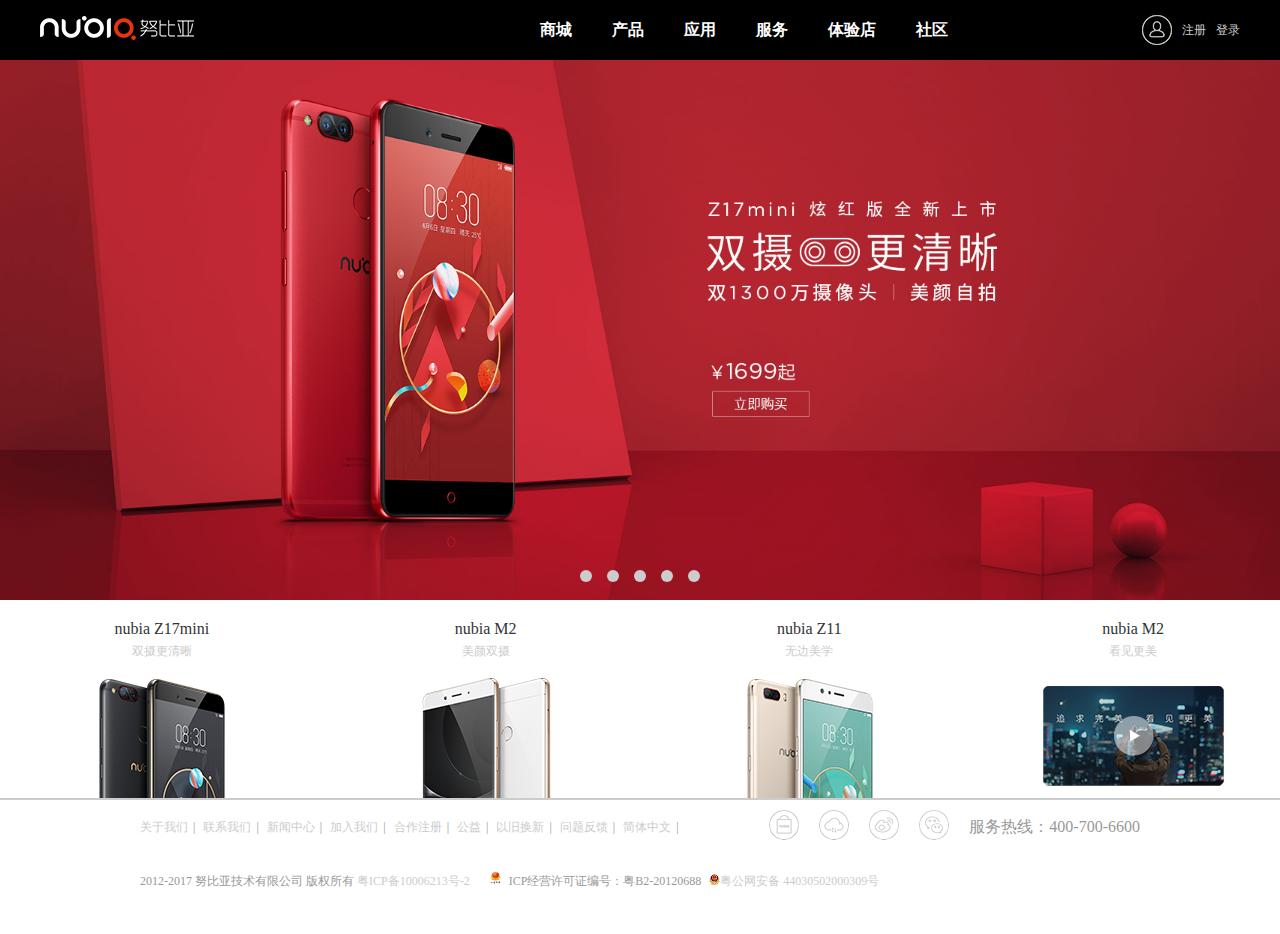
<file: nby/index.html>
<!DOCTYPE html>
<html lang="en">
<head>
    <meta charset="UTF-8">
    <title>【努比亚手机官网】Z17mini 双摄 更清晰 - 随手拍出好照片</title>
    <link rel="stylesheet" href="css/base.css">
    <link rel="stylesheet" href="css/index-首页.css">
</head>
<body>
<!--顶部区域-->
<div class="top">
    <div class="top_in">
        <div class="top_left">
            <h1><a href="#" title="努比亚"></a></h1>
        </div>
        <div class="top_right">
            <ul class="top_nav">
                <!--<li><a href="#">首页</a></li>-->
                <li><a href="#">商城</a></li>
                <li><a href="index-product.html" target="_blank">产品</a></li>
                <li><a href="index-application.html" target="_blank">应用</a></li>
                <li><a href="index-service.html" target="_blank">服务</a></li>
                <li><a href="#">体验店</a></li>
                <li><a href="#">社区</a></li>
            </ul>
            <ul class="top_login">
                <li><a href="#">登录</a></li>
                <li><a href="#">注册</a></li>
                <li></li>
            </ul>
        </div>
    </div>
</div>
<!--广告区域-->
<div class="banner">
    <div class="figure">
        <img src="images/banner1.jpg" alt="">
        <ol>
            <li></li>
            <li></li>
            <li></li>
            <li></li>
            <li></li>
        </ol>
    </div>
    <div class="video">
        <ul>
            <li>
                <a href="#">
                    <img src="images/phone6.png" alt="">
                    <div class="info">
                        <h2>nubia Z17mini</h2>
                        <p>双摄更清晰</p>
                    </div>
                </a>
            </li>
             <li>
                <a href="#">
                    <img src="images/phone7.png" alt="">
                    <div class="info">
                        <h2>nubia M2</h2>
                        <p>美颜双摄</p>
                    </div>
                </a>
            </li>
             <li>
                <a href="#">
                    <img src="images/phone8.png" alt="">
                    <div class="info">
                        <h2>nubia Z11</h2>
                        <p>无边美学</p>
                    </div>
                </a>
            </li>
             <li>
                <a href="#">
                    <img src="images/phone9.png" alt="">
                    <div class="info">
                        <h2>nubia M2</h2>
                        <p>看见更美</p>
                    </div>
                </a>
            </li>
        </ul>
    </div>
</div>
<!--底部区域-->
<div class="footer">
    <div class="copyright">
        <a href="#">关于我们</a>|
        <a href="#">联系我们</a>|
        <a href="#">新闻中心</a>|
        <a href="#">加入我们</a>|
        <a href="#">合作注册</a>|
        <a href="#">公益</a>|
        <a href="#">以旧换新</a>|
        <a href="#">问题反馈</a>|
        <a href="#">简体中文</a>|
        <span>
            <a href="#"></a>
            <a href="#"></a>
            <a href="#"></a>
            <a href="#"></a>
            <strong>服务热线：400-700-6600</strong>
        </span>
        <p class="footer_info"> 2012-2017 努比亚技术有限公司 版权所有 <a href="#" style="margin-right: 10px">粤ICP备10006213号-2</a><a href="#"><img src="images/57fc5f6def76275.jpg"class="img1"></a> ICP经营许可证编号：粤B2-20120688
            <a href="#" class="img1"><img src="images/57c5599015f1558.png" alt="">粤公网安备 44030502000309号</a></p>
    </div>

</div>
</body>
</html>
</file>
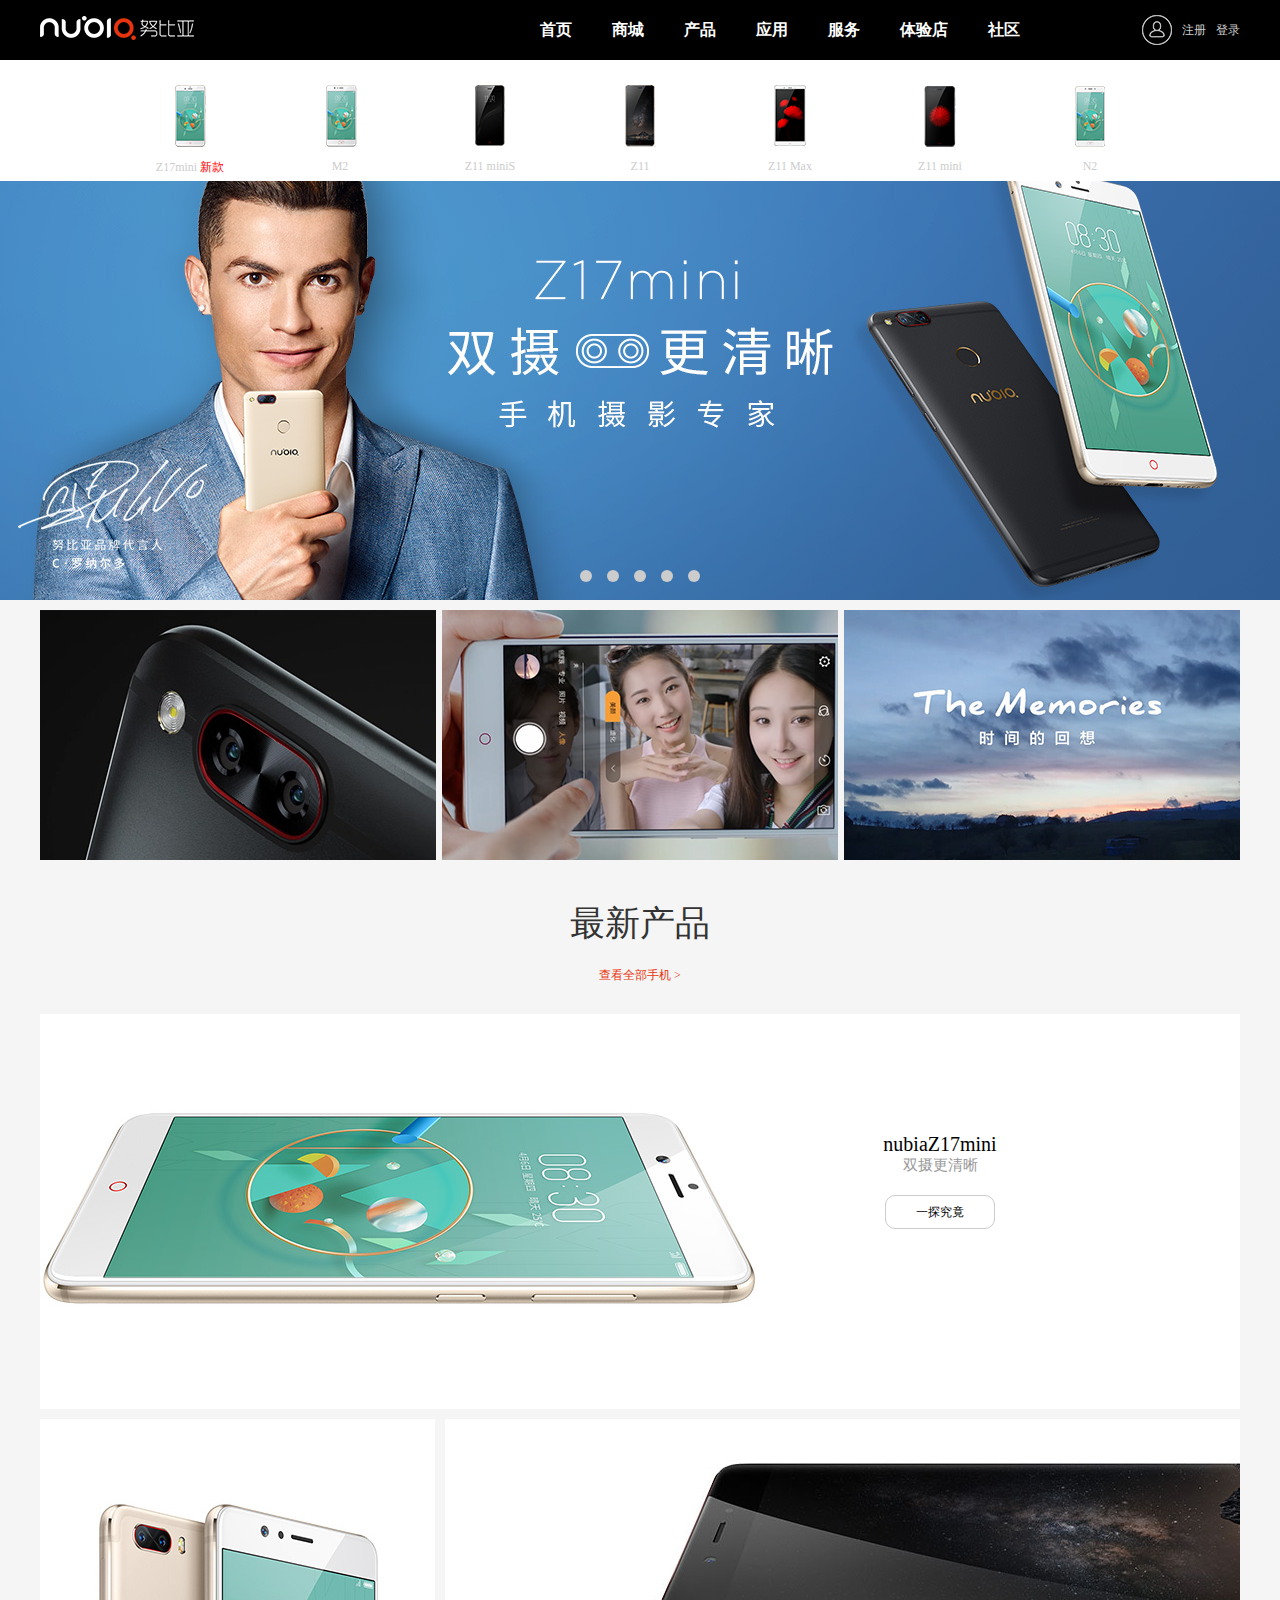
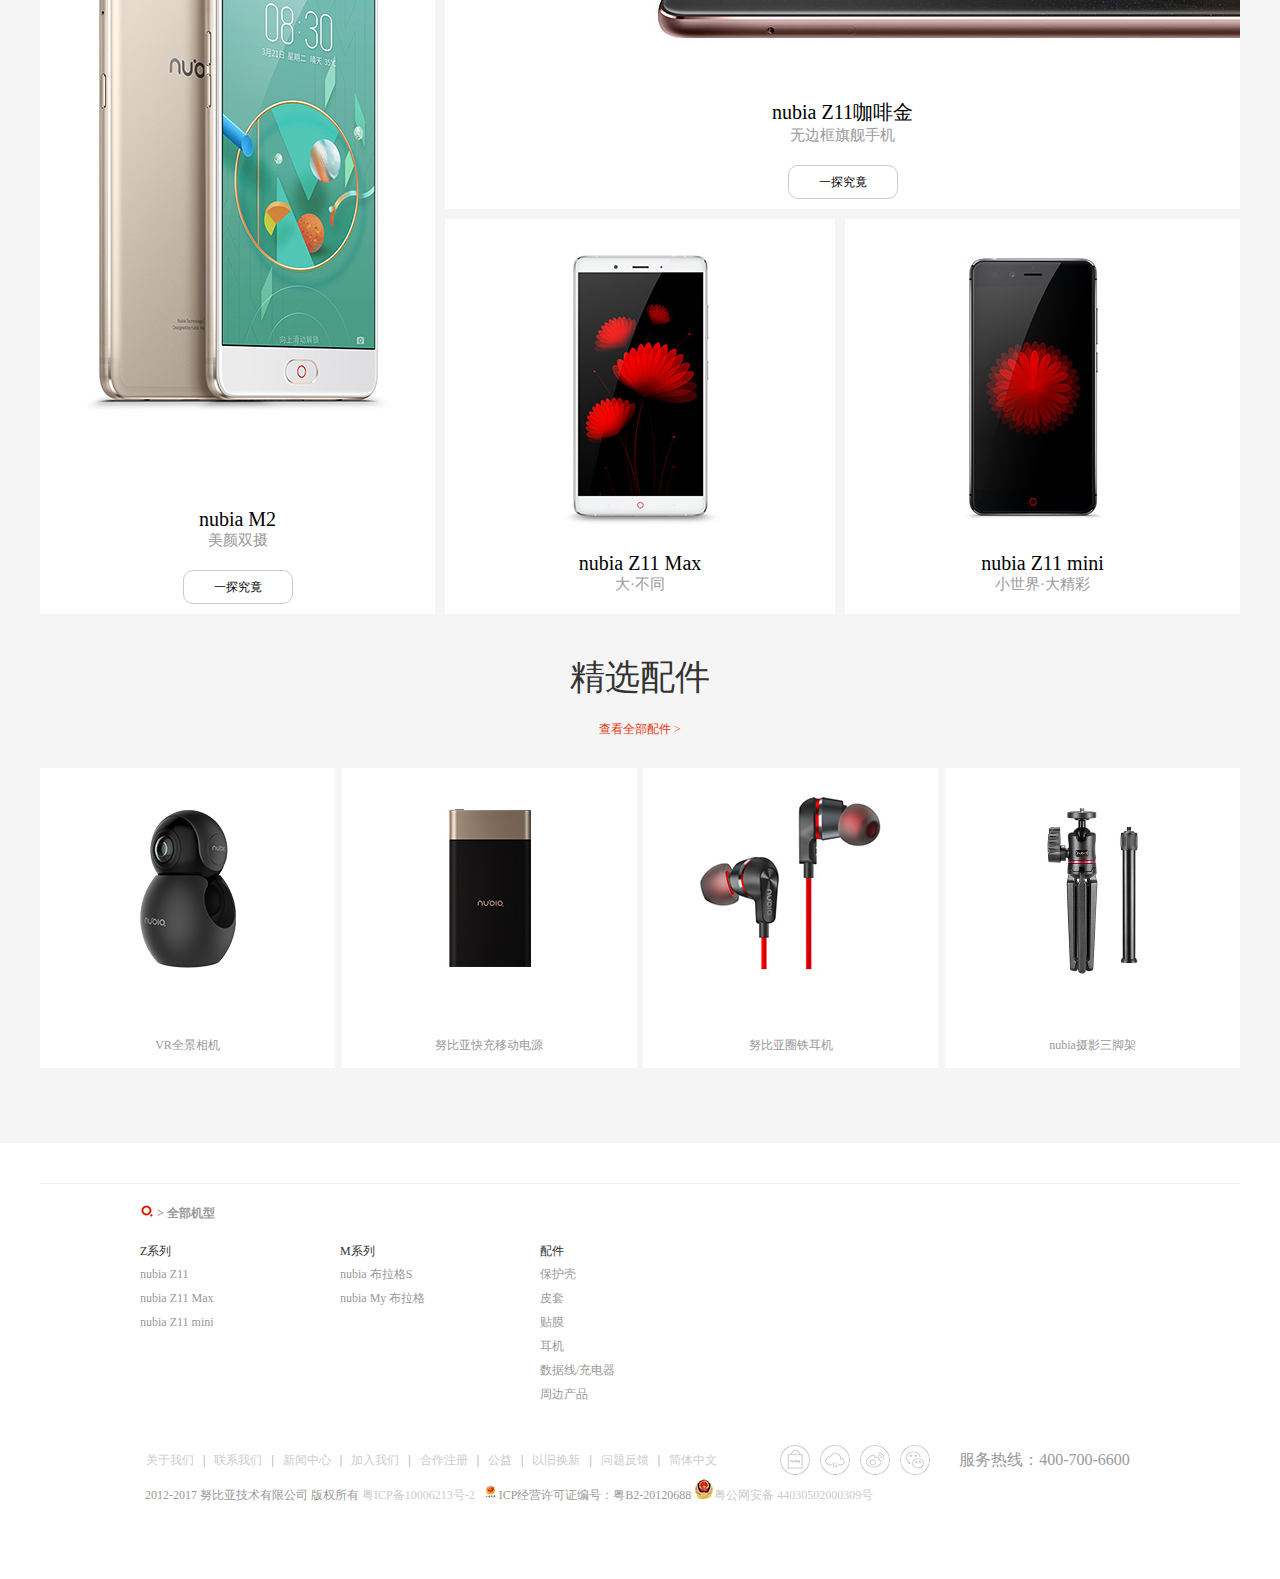
<file: nby/index-product.html>
<!DOCTYPE html>
<html lang="en">
<head>
    <meta charset="UTF-8">
    <title>努比亚手机产品-努比亚nubia智能拍照手机官网</title>
    <link rel="stylesheet" href="css/base.css">
    <link rel="stylesheet" href="css/index.css">
</head>
<body>
<!--顶部区域-->
<div class="top">
    <div class="top_in">
        <div class="top_left">
            <h1><a href="#" title="努比亚"></a></h1>
        </div>
        <div class="top_right">
            <ul class="top_nav">
                <li><a href="index-%20.html">首页</a></li>
                <li><a href="#">商城</a></li>
                <li><a href="#">产品</a></li>
                <li><a href="index-application.html">应用</a></li>
                <li><a href="index-service.html">服务</a></li>
                <li><a href="#">体验店</a></li>
                <li><a href="#">社区</a></li>
            </ul>
            <ul class="top_login">
                <li><a href="#">登录</a></li>
                <li><a href="#">注册</a></li>
                <li></li>
            </ul>
        </div>
    </div>
</div>
<!--广告区域-->
<div class="banner">
    <div class="nav_out">
        <div class="nav">
            <ul>
                <li>
                    <a href="#">
                        <img src="images/nb-pro-nav-z17mini.png" alt="">
                        <p>Z17mini <span style="color:red;">新款</span></p>
                    </a></li>
                <li>
                    <a href="#">
                        <img src="images/nb-pro-nav-m2.png" alt="">
                        <p>M2</p>
                    </a>
                </li>
                <li>
                    <a href="#">
                        <img src="images/nb-pro-nav-z11minis2.png" alt="">
                        <p>Z11 miniS</p>
                    </a>
                </li>
                <li>
                    <a href="#">
                        <img src="images/nb-pro-nav-z11-hj.png" alt="">
                        <p>Z11</p>
                    </a>
                </li>
                <li>
                    <a href="#">
                        <img src="images/nb-pro-nav-z11max.png" alt="">
                        <p>Z11 Max</p>
                    </a>
                </li>
                <li>
                    <a href="#">
                        <img src="images/nb-pro-nav-z11mini.png" alt="">
                        <p>Z11 mini</p>
                    </a>
                </li>
                <li>
                    <a href="#">
                        <img src="images/nb-pro-nav-n2.png" alt="">
                        <p>N2</p>
                    </a>
                </li>
            </ul>
        </div>
    </div>
    <div class="figure">
        <img src="images/banner.jpg" alt="">
        <ol>
            <li></li>
            <li></li>
            <li></li>
            <li></li>
            <li></li>
        </ol>

    </div>
    <div class="video">
        <ul>
            <li>
                <img src="images/video1.jpg" alt="">
                <div class="video_info">
                    <img src="images/nb-pro-video-ico-s.png" alt="">
                    <h3>Z11黑金版</h3>
                    <p>产品视频</p>
                </div>
            </li>
            <li>
                <img src="images/video2.jpg" alt="">
                <div class="video_info">
                    <img src="images/nb-pro-video-ico-s.png" alt="">
                    <h3>Z17mini</h3>
                    <p>Lifestyle</p>
                </div>
            </li>
            <li>
                <img src="images/video3.jpg" alt="">
                <div class="video_info">
                    <img src="images/nb-pro-video-ico-s.png" alt="">
                    <h3>时间的回想</h3>
                    <p>延迟摄影</p>
                </div>
            </li>

        </ul>
    </div>
</div>
<!--内容区域-->
<div class="content">
    <dl>
        <dt>
            <h3>最新产品</h3>
            <p>查看全部手机 &gt;</p>
        </dt>
        <dd>
            <ul class="content_phone">
                <li>
                    <img src="images/phone1.jpg" alt="">
                    <div class="phone_des">
                        <h4>nubiaZ17mini</h4>
                        <p>双摄更清晰</p>
                        <span>一探究竟</span>
                    </div>
                </li>
                <li>
                    <img src="images/phone2.jpg" class="img_scale">
                    <div class="phone_des">
                        <h4>nubia M2</h4>
                        <p>美颜双摄</p>
                        <span>一探究竟</span>
                    </div>
                </li>
                <li>
                    <img src="images/phone3.jpg" alt="">
                    <div class="phone_des">
                        <h4>nubia Z11咖啡金</h4>
                        <p>无边框旗舰手机</p>
                        <span>一探究竟</span>
                    </div>
                </li>
                <li>
                    <img src="images/phone4.jpg" class="img_scale">
                    <div class="phone_des">
                        <h4>nubia Z11 Max</h4>
                        <p>大·不同</p>
                    </div>
                </li>
                <li>
                    <img src="images/phone5.jpg" class="img_scale">
                    <div class="phone_des">
                        <h4>nubia Z11 mini</h4>
                        <p>小世界·大精彩</p>
                    </div>
                </li>
            </ul>
        </dd>
        <dt>
            <h3>精选配件</h3>
            <p>查看全部配件 &gt;</p>
        </dt>
        <dd>
            <ul class="content_accessories">
                <li>
                    <img src="images/pj1.jpg" alt="">
                    <p>VR全景相机</p>
                </li>
                  <li>
                    <img src="images/pj2.jpg" alt="">
                    <p>努比亚快充移动电源</p>
                </li>
                  <li>
                    <img src="images/pj3.jpg" alt="">
                    <p>努比亚圈铁耳机</p>
                </li>
                  <li>
                    <img src="images/pj4.jpg" alt="">
                    <p>nubia摄影三脚架</p>
                </li>
            </ul>
        </dd>
    </dl>
</div>
<!--底部区域-->
<div class="footer">
    <div class="crumbs">
        <div class="top_ff">
            <b>
                <img src="images/nb-pro-ft-logo.jpg" alt="">
                > 全部机型
            </b>
        </div>
        <div class="all">
            <dl>
                <dt>Z系列</dt>
                <dd>nubia Z11</dd>
                <dd>nubia Z11 Max</dd>
                <dd>nubia Z11 mini</dd>
            </dl>
            <dl>
                <dt>M系列</dt>
                <dd>nubia 布拉格S</dd>
                <dd>nubia My 布拉格</dd>
            </dl>
            <dl>
                <dt>配件</dt>
                <dd>保护壳</dd>
                <dd>皮套</dd>
                <dd>贴膜</dd>
                <dd>耳机</dd>
                <dd>数据线/充电器</dd>
                <dd>周边产品</dd>
            </dl>
        </div>
        </div>
    <div class="footer-nav">
        <div class="copyright">
            <div class="foot-nav">
                <a href="#">关于我们</a>
                |
                <a href="#">联系我们</a>
                |
                <a href="#">新闻中心</a>
                |
                <a href="#">加入我们</a>
                |
                <a href="#">合作注册</a>
                |
                <a href="#">公益</a>
                |
                <a href="#">以旧换新</a>
                |
                <a href="#">问题反馈</a>
                |
                <a href="#">简体中文</a>
                <span>
                <a href="#"></a>
                <a href="#"></a>
                <a href="#"></a>
                <a href="#"></a>
                <strong>服务热线：400-700-6600</strong>
                </span>
                <p class="footer_info"> 2012-2017 努比亚技术有限公司 版权所有 <a href="#" style="margin-right: 10px">粤ICP备10006213号-2</a><a href="#"><img src="images/57fc5f6def76275.jpg"class="img1"></a> ICP经营许可证编号：粤B2-20120688
                    <a href="#" class="img1"><img src="images/57c5599015f1558.png" alt="">粤公网安备 44030502000309号</a></p>
            </div>
        </div>
    </div>
    </div>

</div>
</body>
</html>
</file>
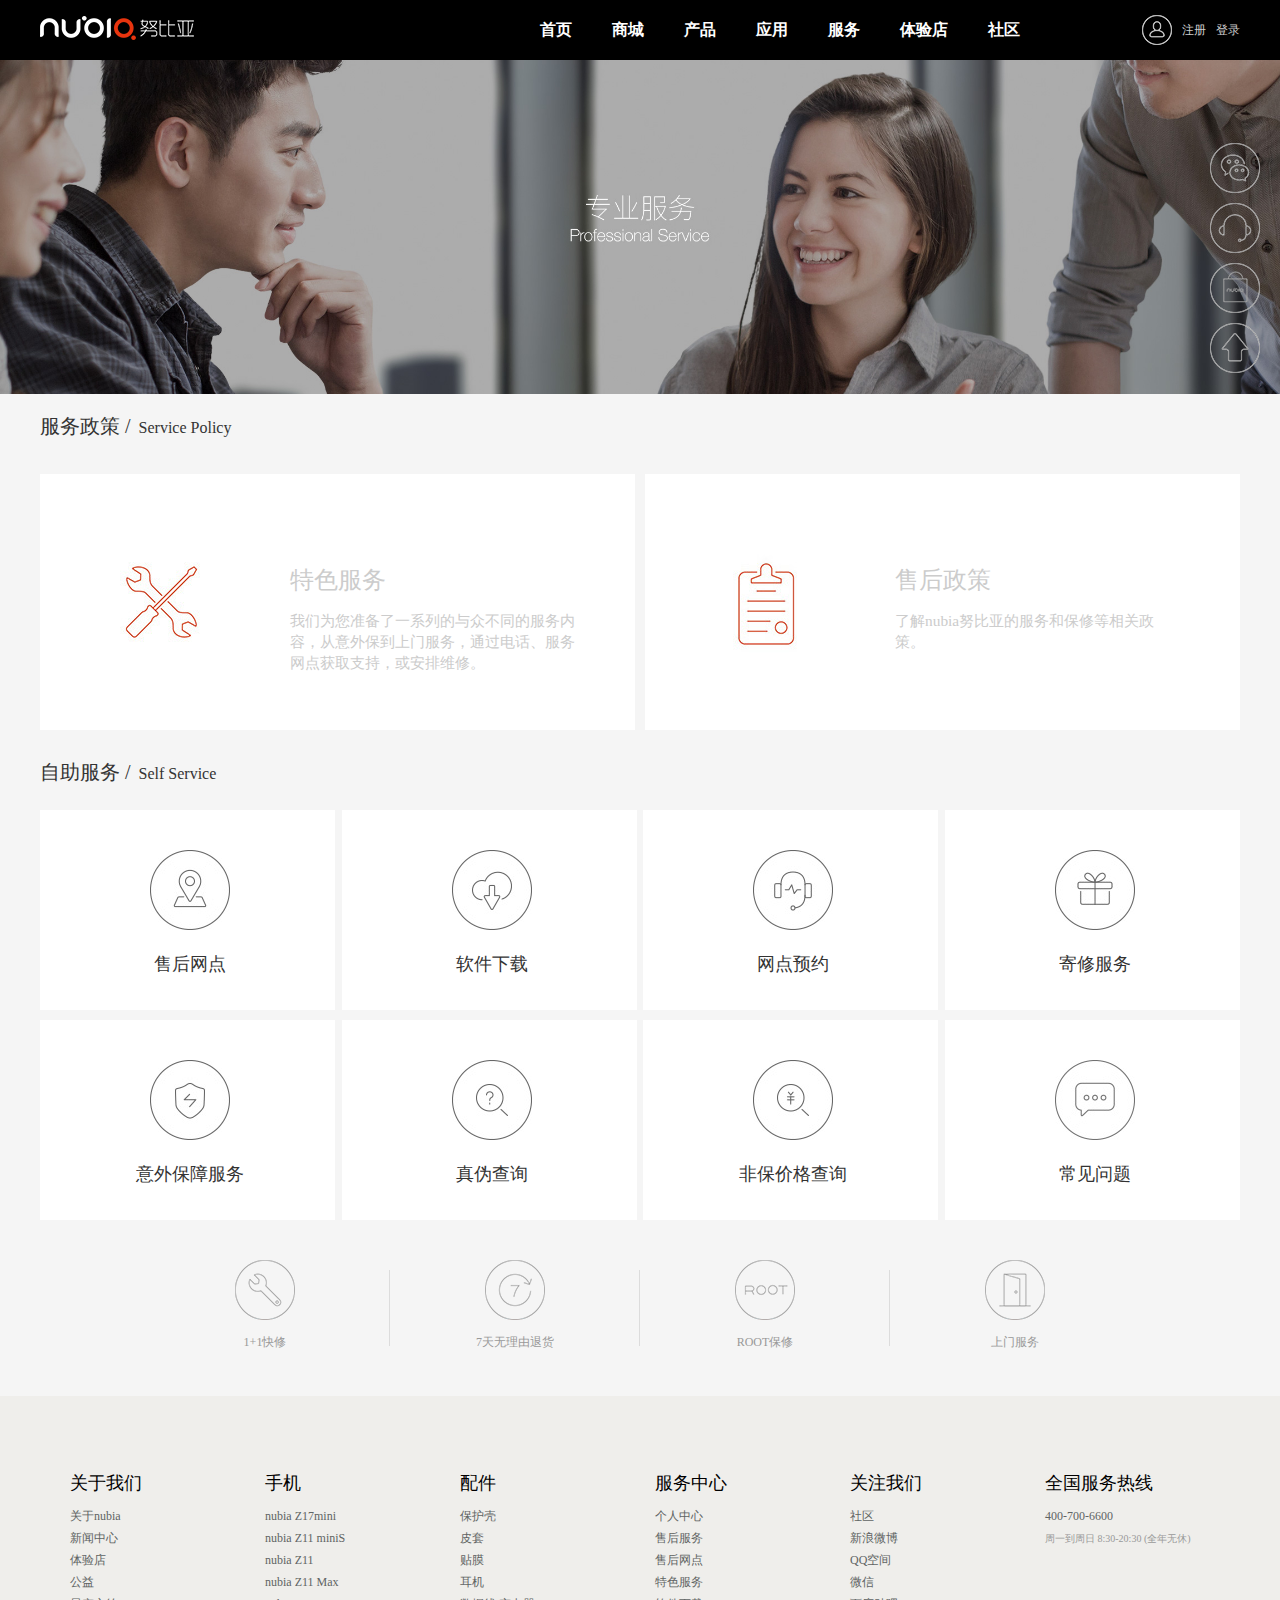
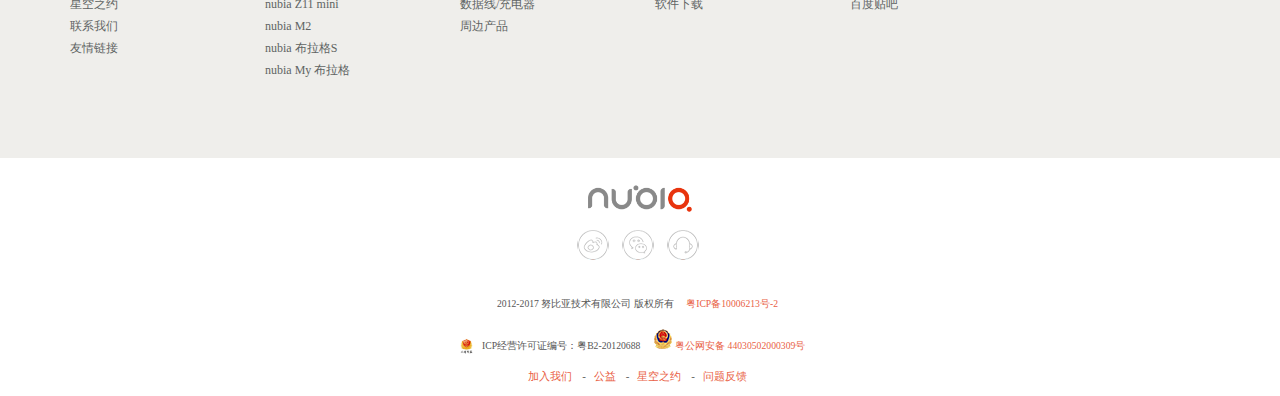
<file: nby/index-service.html>
<!DOCTYPE html>
<html lang="en">
<head>
    <meta charset="UTF-8">
    <title>Title</title>
    <link rel="stylesheet" href="css/base.css">
    <link rel="stylesheet" href="css/index-服务.css">
</head>
<body>
<!--右边固定栏-->
<div class="tool">
    <ul style="top:133px">
        <li><a href="#"></a></li>
        <li><a href="#"></a></li>
        <li><a href="#"></a></li>
        <li><a href="#"></a></li>
    </ul>
</div>
<!--顶部区域-->
<div class="top">
    <div class="top_in">
        <div class="top_left">
            <h1><a href="#" title="努比亚"></a></h1>
        </div>
        <div class="top_right">
            <ul class="top_nav">
                <li><a href="index-%20.html">首页</a></li>
                <li><a href="#">商城</a></li>
                <li><a href="index-product.html">产品</a></li>
                <li><a href="index-application.html">应用</a></li>
                <li><a href="#">服务</a></li>
                <li><a href="#">体验店</a></li>
                <li><a href="#">社区</a></li>
            </ul>
            <ul class="top_login">
                <li><a href="#">登录</a></li>
                <li><a href="#">注册</a></li>
                <li></li>
            </ul>
        </div>
    </div>
</div>
<!--内容区域-->
<div class="content">
    <div class="service"></div>
    <div class="ser-content">
        <div class="policy">
            <div class="s-title">
                <h2>服务政策&nbsp;/&nbsp;</h2>
                <h3>Service Policy</h3>
            </div>
            <div class="s-box">
                <ul>
                    <li>
                        <div class="figure">
                            <a href=""><img src="images/nb-sc-policy-ico1.jpg" alt=""></a>
                            <a href="">
                                <div class="cont">
                                    <h2>特色服务</h2>
                                    <p>我们为您准备了一系列的与众不同的服务内容，从意外保到上门服务，通过电话、服务网点获取支持，或安排维修。</p>
                                </div>
                            </a>
                        </div>

                    </li>
                    <li>
                        <div class="figure">
                            <a href=""><img src="images/nb-sc-policy-ico2.jpg" alt=""></a>
                            <a href="">
                                <div class="cont">
                                    <h2>售后政策</h2>
                                    <p>了解nubia努比亚的服务和保修等相关政策。</p>
                                </div>
                            </a>
                        </div>

                    </li>

                </ul>
            </div>
        </div>
        <div class="self">
            <div class="self-title">
                <h2 style=" margin-top: 20px;">自助服务&nbsp;/&nbsp;</h2>
                <h3>Self Service</h3>
            </div>
            <div class="self-box">
                <ul>
                    <li>
                        <div class="c1">
                            <a href="">
                                <b></b>
                                <p>售后网点</p>
                            </a>
                        </div>
                        <div class="c1">
                            <a href="">
                                <b></b>
                                <p>软件下载</p>
                            </a>
                        </div>
                        <div class="c1">
                            <a href="">
                                <b></b>
                                <p>网点预约</p>
                            </a>
                        </div>
                        <div class="c1">
                            <a href="">
                                <b></b>
                                <p>寄修服务</p>
                            </a>
                        </div>
                    </li>
                    <li>
                        <div class="c1">
                            <a href="">
                                <b></b>
                                <p>意外保障服务</p>
                            </a>
                        </div>
                        <div class="c1">
                            <a href="">
                                <b></b>
                                <p>真伪查询</p>
                            </a>
                        </div>
                        <div class="c1">
                            <a href="">
                                <b></b>
                                <p>非保价格查询</p>
                            </a>
                        </div>
                        <div class="c1">
                            <a href="">
                                <b></b>
                                <p>常见问题</p>
                            </a>
                        </div>
                    </li>

                </ul>
            </div>
        </div>
        <div class="other">
            <div class="other-box">
                <ul>
                    <li>
                        <a href="#">
                            <b></b>
                            <p>1+1快修</p>
                        </a>
                    </li>
                    <li>
                        <a href="#">
                            <b></b>
                            <p>7天无理由退货</p>
                        </a>
                    </li>
                    <li>
                        <a href="#">
                            <b></b>
                            <p>ROOT保修</p>
                        </a>
                    </li>
                    <li>
                        <a href="#">
                            <b></b>
                            <p>上门服务</p>
                        </a>
                    </li>

                </ul>

            </div>
        </div>
    </div>
</div>
<!--其他区域-->
<div class="dirk">
    <div class="container">
        <div class="large">
            <div class="row">
                <div class="sm1">
                    <h5>关于我们</h5>
                    <ul>
                        <li><a href="#">关于nubia</a></li>
                        <li><a href="#">新闻中心</a></li>
                        <li><a href="#">体验店</a></li>
                        <li><a href="#">公益</a></li>
                        <li><a href="#">星空之约</a></li>
                        <li><a href="#">联系我们</a></li>
                        <li><a href="#">友情链接</a></li>
                    </ul>
                </div>
                <div class="sm2">
                    <h5>手机</h5>
                    <ul>
                        <li><a href="#">nubia Z17mini</a></li>
                        <li><a href="#">nubia Z11 miniS</a></li>
                        <li><a href="#">nubia Z11</a></li>
                        <li><a href="#">nubia Z11 Max</a></li>
                        <li><a href="#">nubia Z11 mini</a></li>
                        <li><a href="#">nubia M2</a></li>
                        <li><a href="#">nubia 布拉格S</a></li>
                        <li><a href="#">nubia My 布拉格</a></li>
                    </ul>
                </div>
                <div class="sm3">
                    <h5>配件</h5>
                    <ul>
                        <li><a href="#">保护壳</a></li>
                        <li><a href="#">皮套</a></li>
                        <li><a href="#">贴膜</a></li>
                        <li><a href="#">耳机</a></li>
                        <li><a href="#">数据线/充电器</a></li>
                        <li><a href="#">周边产品</a></li>
                    </ul>
                </div>
                <div class="sm4">
                    <h5>服务中心</h5>
                    <ul>
                        <li><a href="#">个人中心</a></li>
                        <li><a href="#">售后服务</a></li>
                        <li><a href="#">售后网点</a></li>
                        <li><a href="#">特色服务</a></li>
                        <li><a href="#">软件下载</a></li>
                    </ul>
                </div>
                <div class="sm5">
                    <h5>关注我们</h5>
                    <ul>
                        <li><a href="#">社区</a></li>
                        <li><a href="#">新浪微博</a></li>
                        <li><a href="#">QQ空间</a></li>
                        <li><a href="#">微信</a></li>
                        <li><a href="#">百度贴吧</a></li>
                    </ul>
                </div>
                <div class="sm6">
                    <h5>全国服务热线</h5>
                    <ul>
                        <li><a href="#">
                            400-700-6600
                            </a>
                        </li>
                        <li><small class="text-light">周一到周日 8:30-20:30 (全年无休)</small></li>
                    </ul>
                </div>
            </div>
        </div>

    </div>
</div>
<!--底部区域-->
<div class="footer">
    <div class="container">
        <a href="#">
            <img src="images/nubia-logo-x2.png" alt="">
        </a>
        <div style="font-size: 32px" class="img-box">
            <a href="#"></a>
            <a href="#"></a>
            <a href="#"></a>
        </div>
        <div class="footer-nav">
            <small>
                2012-2017 努比亚技术有限公司 版权所有
                <a href="#">粤ICP备10006213号-2</a><br>
                <a href="#" class="change"><img src="images/57fc5f6def76275.jpg" alt=""></a>
                ICP经营许可证编号：粤B2-20120688
                <a href="#" class="change2">
                    <img src="images/57c5599015f1558.png" alt="">
                    粤公网安备 44030502000309号
                </a>
            </small>
            <div class="link">
                <a href="#">加入我们</a>-
                <a href="#">公益</a>-
                <a href="#">星空之约</a>-
                <a href="#">问题反馈</a>
            </div>
        </div>
    </div>
</div>
</body>
</html>
</file>
<file: nby/css/base.css>
/*清空默认样式*/

html{color:#000;background:#FFF}
body,div,dl,dt,dd,ul,ol,li,h1,h2,h3,h4,h5,h6,pre,code,form,fieldset,legend,input,textarea,p,blockquote,th,td{margin:0;padding:0}
table{border-collapse:collapse;border-spacing:0}
fieldset,img{border:0}
address,caption,cite,code,dfn,em,strong,th,var{font-style:normal;font-weight:normal}
ol,ul{list-style:none}
caption,th{text-align:left
}h1,h2,h3,h4,h5,h6{font-size:100%;font-weight:normal}
q:before,q:after{content:''}
abbr,acronym{border:0;font-variant:normal}
sup{vertical-align:text-top}
sub{vertical-align:text-bottom}
input,textarea,select{font-family:inherit;font-size:inherit;font-weight:inherit;*font-size:100%}
legend{color:#000}
a{text-decoration: none;color: #cccccc;}
/*设置全局样式*/
body{
    font-family: "微软雅黑";
    font-size: 12px;
    color: #999;
    background-color: #f5f5f5;
}
</file>
<file: nby/css/index-首页.css>
/*顶部区域*/
.top{
    width: 100%;
    height: 60px;
    background-color: black;
    position: fixed;
    left: 0;
    top: 0;
    z-index: 999;
}
.top .top_in{
    width: 1200px;
    height: 60px;
    margin: 0 auto;
    /*background-color: yellow;*/
}
.top .top_left{
    height: 100%;
    width: 190px;
    /*background-color: pink;*/
    float: left;
}
.top .top_left>h1{
    width: 100%;
    height: 100%;
}
.top .top_left>h1>a{
    display: inline-block;
    width: 100%;
    height: 100%;
    background: url("../images/nubia-logo.png");
}
.top .top_right{
    height: 100%;
    width: 740px;
    /*background-color: pink;*/
    float: right;
}
.top .top_nav{
    float: left;
    width: 550px;
    height: 100%;
    /*background-color: skyblue;*/
}
.top .top_nav>li{
    float: left;
}
.top .top_nav>li>a{
    font-size: 16px;
    font-weight:bold;
    color: #fff;
    line-height:60px;
    margin-left: 40px;
}
.top ul>li>a:hover{
    color: #e82c07;
}
.top .top_login{
    float: right;
    width: 150px;
    height: 100%;
    /*background-color: skyblue;*/
}
.top .top_login>li{
    float: right;
    line-height: 60px;
    margin-left: 10px;
}
.top .top_login>li>a{
    color: #ccc;
}
.top .top_login>li:nth-child(3){
    width: 30px;
    height: 30px;
    background: url("../images/nubia-syb-all.png");
    margin-top: 15px;
}
/*广告区域*/
.banner{
    width: 100%;
    height: 800px;
    /*background-color: green;*/
}
.banner .figure{
    width: 100%;
    height: 600px;
    /*background-color: red;*/
    overflow: hidden;
    /*奇淫技巧*/
    text-align: center;
    position: relative;
}
.banner .figure>img{
    height: 100%;
    /*奇淫技巧*/
    margin: 0 -100%;
}
.banner .figure>ol{
    width: 150px;
    height: 20px;
    /*background: red;*/
    position: absolute;
    left: 50%;
    margin-left: -75px;
    bottom: 10px;
}
.banner .figure>ol>li{
    width: 8px;
    height: 8px;
    background: #ccc;
    float: left;
    margin-left: 15px;
    border-radius: 50%;
    border: 2px solid transparent;
    /*box-sizing: border-box;*/
    transition: all 1s;
}
.banner .figure>ol>li:hover{
    border: 2px solid black;
    background: transparent;
    transform: scale(1.2,1.2);
    /*box-sizing: border-box;*/
}
.banner .video{
    width: 100%;
    height: 204px;
    background: white;
}
.banner .video>ul{
    width: 1295px;
    height: 200px;
    margin: 0 auto;
    /*background-color: yellow;*/
}
.banner .video>ul>li{
    width: 25%;
    height: 200px;
    /*background-color: red;*/
    float: left;
    border-bottom: 2px solid #cccccc;
    box-sizing: border-box;
    position: relative;


}
.banner .video>ul>li>a{
    display: inline-block;
    width: 100%;
    height: 100%;
    text-align: center;
    overflow: hidden;
}
.banner .video li>a>img{
    height: 200px;
    margin: 0 -100%;
    transition: all 1s;
}
.banner .video>ul>li:hover img{
    transform: scale(1.05,1.05);
}
.banner .video .info{
    display: inline-block;
    width: 100%;
    position: absolute;
    left: 50%;
    margin-left: -50%;
}
.banner .video .info>h2{
    font-size: 16px;
    color: #333333;
    margin-top: 20px;
}
.banner .video .info>p{
    margin-top: 5px;

}
/*底部区域*/
.footer{
    width: 100%;
    height: 134px;
    background: white;
}
.footer .copyright{
    width: 1000px;
    height: 54px;
    line-height: 54px;
    /*background-color: gold;*/
    margin: 0 auto;
    position: relative;

}
.footer .copyright a{
    padding: 0 5px;

}
.footer .copyright a:first-child{
    padding-left: 0;
}
.footer .copyright>span{
    display: inline-block;
    height: 30px;
    position: absolute;
    right: 0;
    top: 0;


}
.footer .copyright>span a{
    display: inline-block;
    height: 30px;
    width: 30px;
    box-sizing: border-box;
    margin-left: 17px;
    background-image: url("../images/nubia-syb-all.png");
    background-repeat: no-repeat;
}
.footer .copyright>span a:nth-child(1){
     background-position: -246px 0px ;
    margin-top: 10px;
}
.footer .copyright>span a:nth-child(2){
    background-position: -186px 0px;
}
.footer .copyright>span a:nth-child(3){
    background-position: -126px 0px;
}
.footer .copyright>span a:nth-child(4){
    background-position: -156px 0px;
}
.footer .copyright>span a:nth-child(1):hover{
    background-position: -246px -30px;
}
.footer .copyright>span a:nth-child(2):hover{
    background-position: -186px -30px;
}
.footer .copyright>span a:nth-child(3):hover{
    background-position: -126px -30px;
}
.footer .copyright>span a:nth-child(4):hover{
    background-position: -156px -30px;
}
.footer .copyright>span>strong{
    display: inline-block;
    float: right;
    height: 30px;
    font-size: 16px;
    margin-left: 20px;

}
.footer .copyright>p img{
    width: 11px;
    top: 3px;
}
</file>
<file: nby/css/index.css>
/*顶部区域*/
.top{
    width: 100%;
    height: 60px;
    background-color: black;
    position: fixed;
    left: 0;
    top: 0;
    z-index: 999;
}
.top .top_in{
    width: 1200px;
    height: 60px;
    margin: 0 auto;
    /*background-color: yellow;*/
}
.top .top_left{
    height: 100%;
    width: 190px;
    /*background-color: pink;*/
    float: left;
}
.top .top_left>h1{
    width: 100%;
    height: 100%;
}
.top .top_left>h1>a{
    display: inline-block;
    width: 100%;
    height: 100%;
    background: url("../images/nubia-logo.png");
}
.top .top_right{
    height: 100%;
    width: 740px;
    /*background-color: pink;*/
    float: right;
}
.top .top_nav{
    float: left;
    width: 550px;
    height: 100%;
    /*background-color: skyblue;*/
}
.top .top_nav>li{
    float: left;
}
.top .top_nav>li>a{
    font-size: 16px;
    font-weight:bold;
    color: #fff;
    line-height:60px;
    margin-left: 40px;
}
.top ul>li>a:hover{
    color: #e82c07;
}
.top .top_login{
    float: right;
    width: 150px;
    height: 100%;
    /*background-color: skyblue;*/
}
.top .top_login>li{
    float: right;
    line-height: 60px;
    margin-left: 10px;
}
.top .top_login>li>a{
    color: #ccc;
}
.top .top_login>li:nth-child(3){
    width: 30px;
    height: 30px;
    background: url("../images/nubia-syb-all.png");
    margin-top: 15px;
}

/*广告区域*/
.banner{
    width: 100%;
    height: 860px;
    /*background-color: green;*/
}
.banner .nav_out{
    width: 100%;
    height: 121px;
    background-color: white;
    z-index: 998;
    position: absolute;
    padding-top: 60px;
}
.banner .nav{
    width: 1200px;
    height: 121px;
    background-color: white;
    margin: 0 auto;
}
.banner .nav>ul{
    width: 100%;
    height: 100%;
    /*background-color: yellow;*/
    padding-left: 75px;
    padding-right: 75px;
    box-sizing: border-box;
}
.banner .nav>ul>li{
    width: 150px;
    height: 100%;
    float: left;
    /*background-color: blue;*/
    text-align: center;

}
.banner .nav>ul>li>a{
    color: #ccc;
}
.banner .nav>ul>li>a>img{
    margin-top: 15px;
}
.banner .nav>ul>li:hover{
    border-bottom:2px solid red;
    box-sizing: border-box;
}
.banner .figure{
    width: 100%;
    height: 600px;
    /*background-color: red;*/
    overflow: hidden;
    /*奇淫技巧*/
    text-align: center;
    position: relative;
}
.banner .figure>img{
    height: 100%;
    /*奇淫技巧*/
    margin: 0 -100%;
}
.banner .figure>ol{
    width: 150px;
    height: 20px;
    /*background: red;*/
    position: absolute;
    left: 50%;
    margin-left: -75px;
    bottom: 10px;
}
.banner .figure>ol>li{
    width: 8px;
    height: 8px;
    background: #ccc;
    float: left;
    margin-left: 15px;
    border-radius: 50%;
    border: 2px solid transparent;
    /*box-sizing: border-box;*/
    transition: all 1s;
}
.banner .figure>ol>li:hover{
    border: 2px solid black;
    background: transparent;
    transform: scale(1.2,1.2);
    /*box-sizing: border-box;*/
}
.banner .video{
    width: 1200px;
    height: 250px;
    margin: 10px auto;
    /*background: black;*/
}
.banner .video>ul{
    width: 100%;
    height: 100%;
    /*background-color: yellow;*/
    display: flex;
    justify-content: space-between;
}
.banner .video>ul>li{
    width: 396px;
    height: 250px;
    background: black;
    float: left;
    text-align: center;
    overflow: hidden;
    position: relative;
}
.banner .video>ul>li>img{
    height: 100%;
    margin: 0 -100%;
}
.banner .video .video_info{
    width: 100%;
    height: 150px;
    position: absolute;
    bottom: 0;
    opacity: 0;

}
.banner .video .video_info>h3{
    font-size: 16px;
    color: white;
    line-height: 40px;
}
.banner .video .video_info>p{
    color: white;
}
.banner .video>ul>li:hover .video_info{
    opacity: 1;
}
.banner .video>ul>li:hover>img{
    opacity: 0.5;
}
.banner .video>ul>li:hover .video_info>img{
    animation: sport 2s 0.5s ease-in-out infinite;
}
@keyframes sport {
    20%{
        -webkit-transform: scale(.8);
        transform: scale(.8);
    }
    40%{
        -webkit-transform: scale(1.2);
        transform: scale(1.2);
    }
    60%{
        -webkit-transform: scale(.9);
        transform: scale(.9);
    }
    80%{
        -webkit-transform: scale(1);
        transform: scale(1);
    }
    100%{
        -webkit-transform: scale(1);
        transform: scale(1);
    }

}
/*内容区域*/
.content{
    width: 100%;
    height: 1883px;
    /*background-color: blue;*/
}
.content>dl{
    width: 1200px;
    height: 100%;
    /*background-color: green;*/
    margin: 0 auto;
    overflow: hidden;
}
.content>dl>dt{
    text-align: center;
    margin-top: 40px;
    margin-bottom: 30px;
}
.content>dl>dt>h3{
    font-size: 35px;
    color: #333;
}
.content>dl>dt>p{
    color: #e8340e;
    margin-top: 20px;
}
.content .content_phone{
    width: 1200px;
    height: 1200px;
    /*background-color: yellow;*/
}
.content .content_phone>li{
    float: left;
    background: white;
    position: relative;
    overflow: hidden;
}
.content .content_phone>li:nth-child(1){
    width: 1200px;
    height: 395px;
    /*background-color: pink;*/
    margin-bottom: 10px;
}
.content .content_phone>li:nth-child(2){
    width: 395px;
    height: 795px;
    /*background-color: purple;*/
    margin-right: 10px;

}
.content .content_phone>li:nth-child(3){
    width: 795px;
    height: 390px;
    /*background-color: palegreen;*/
    margin-bottom: 10px;

}
.content .content_phone>li:nth-child(4){
    width: 390px;
    height: 395px;
    /*background-color: gold;*/
    margin-right: 10px;
}
.content .content_phone>li:nth-child(5){
    width: 395px;
    height: 395px;
    /*background-color: tomato;*/
}
.content .content_phone>li:nth-child(1)>img{
    margin-top: 60px;
}
.content .content_phone .phone_des{
    width: 200px;
    position: absolute;
    left: 50%;
    margin-left: -100px;
    bottom: 10px;
    text-align: center;
}
.content .content_phone .phone_des>h4{
    font-size: 20px;
    color: #000;
}
.content .content_phone .phone_des>p{
    font-size: 15px;
    margin-bottom: 10px;
    color: #999;
}
.content .content_phone .phone_des>span{
    display: inline-block;
    width: 108px;
    height: 32px;
    line-height: 32px;
    border: 1px solid #ccc;
    border-radius: 10px;
    margin-top: 10px;
    color: #000;
}
.content .content_phone>li:nth-child(1) .phone_des{
    left: 0;
    margin-left: 800px;
    bottom: 180px;
}
.content .content_phone>li>img{
    transition: all 1s;
}
.content .content_phone>li:nth-child(1) img{
    margin-left: -80px;
}
.content .content_phone>li:nth-child(1):hover img{
    margin-left: 0;
}
.content .content_phone>li:nth-child(3) img{
    margin-left: 80px;
}
.content .content_phone>li:nth-child(3):hover img{
    margin-left: 0;
}
.content .content_phone>li:hover .img_scale{
    transform: scale(1.2,1.2);
}
/*第二个ul开始*/

.content .content_accessories{
    width: 1200px;
    height: 300px;
    /*background-color: #ccc;*/
    display: flex;
    justify-content: space-between;

}
.content .content_accessories>li{
    float: left;
    width: 295px;
    height: 300px;
    background-color: white;
    overflow: hidden;
}
.content .content_accessories>li>img{
    width: 100%;
    transition: all 1s;
}
.content .content_accessories>li>p{
    text-align: center;
    margin-top: 25px;
}
.content .content_accessories>li:hover img{
    transform: scale(1.2,1.2);
}





/*底部区域*/
.footer{
    width: 100%;
    height: 396px;
    background-color: white;
    font-size: 12px;
    padding-top: 40px;
}
.footer .crumbs{
    width: 1200px;
    height: 223px;
    margin: 0 auto;
    border-top:#f1f1f1 1px solid;
    /*background-color: red;*/
}
.footer .crumbs .top_ff{
    width: 1000px;
    height: 17px;
    padding-top: 20px;
    margin: 0 auto;
}
.footer .crumbs .all{
    width: 1000px;
    height: 185px;
    /*background-color: green;*/
    margin: 0 auto;

}
.footer .crumbs .all>dl{
    padding-top: 20px;
    padding-bottom: 5px;
    float: left;
}
.footer .crumbs .all>dl dt{
    width: 200px;
    line-height: 21px;
    color: #333;
}
.footer .crumbs .all>dl dd{
    width: 200px;
    line-height: 24px;
}
.footer .footer-nav{
    width: 1200px;
    height: 133px;
    margin: 0 auto;
    padding: 30px 0 50px 0;
    box-sizing: border-box;
    /*background-color: skyblue;*/
}
.footer .footer-nav .copyright{
    width: 1000px;
    height: 53px;
    margin: 0 auto;
    /*background-color: pink;*/
    position: relative;
}
.footer .footer-nav .copyright .foot-nav {
    width: 1000px;
    padding-top: 15px;

}
.footer .footer-nav .copyright .foot-nav>a{
    padding: 0px 6px;
}
.footer .footer-nav .copyright .foot-nav>span{
    display: inline-block;
    width: 370px;
    height: 30px;
    text-align: center;
    /*background-color: gold;*/
    position: absolute;
    left: 630px;
    top: 8px;

}
.footer .footer-nav .copyright .foot-nav>span>a{
    display: inline-block;
    /*padding-top: 8px;*/
    float: left;
    width: 30px;
    height: 30px;
    line-height: 1;
    margin-left: 10px;
    /*background-color: plum;*/
    overflow: hidden;
}
.footer .footer-nav .copyright .foot-nav>span>strong{
    display: inline-block;
    margin-left: 20px;
    width: 189px;
    float: left;
    /*background-color: red;*/
    margin-top: 5px;
    font-size: 16px;
}
.footer .footer-nav .copyright .foot-nav>span>a:nth-child(1){
    background: url("../images/nubia-syb-all.png") -246px 0px no-repeat;
}
.footer .footer-nav .copyright .foot-nav>span>a:nth-child(1){
    background: url("../images/nubia-syb-all.png") -246px 0px no-repeat;
}
.footer .footer-nav .copyright .foot-nav>span>a:nth-child(2){
    background: url("../images/nubia-syb-all.png") -186px 0px no-repeat;
}
.footer .footer-nav .copyright .foot-nav>span>a:nth-child(3){
    background: url("../images/nubia-syb-all.png") -126px 0px no-repeat;
}
.footer .footer-nav .copyright .foot-nav>span>a:nth-child(4){
    background: url("../images/nubia-syb-all.png") -156px 0px no-repeat;
}
.footer .footer-nav .copyright .foot-nav .footer_info{
    padding-top: 10px;
    width: 1000px;
    height: 33px;
    margin-left: 5px;
    /*-webkit-margin-before: 1em;*/
    /*-webkit-margin-after: 1em;*/
    /*-webkit-margin-start: 0px;*/
    /*-webkit-margin-end: 0px;*/
}
.footer .footer-nav .copyright .foot-nav .footer_info .img1{
    width: 11px;
    top: 3px;
}
</file>
<file: nby/css/index-服务.css>
/*右边固定栏*/
.tool{
    position: fixed;
    width: 100%;
    z-index: 999;
}
.tool ul{
    width: 50px;
    position: absolute;
    right: 20px;
}
.tool ul li{
    width: 100%;
    height: 50px;
    position: relative;
    margin-top: 10px;
}
.tool ul li a{
    width: 50px;
    height: 50px;
    overflow: hidden;
    display: block;
    background-image: url(../images/nb-extra-tool-ico.png);
    background-repeat: no-repeat;
    background-size: 250px 50px;
}
.tool ul li:nth-child(1) a{
    background-position: -50px 0;
}
.tool ul li:nth-child(2) a{
    background-position: -100px 0;
}
.tool ul li:nth-child(3) a{
    background-position: -200px 0;
}
.tool ul li:nth-child(4) a{
    background-position: -150px 0;
}
/*顶部区域*/
.top{
    width: 100%;
    height: 60px;
    background-color: black;
    position: fixed;
    left: 0;
    top: 0;
    z-index: 999;
}
.top .top_in{
    width: 1200px;
    height: 60px;
    margin: 0 auto;
    /*background-color: yellow;*/
}
.top .top_left{
    height: 100%;
    width: 190px;
    /*background-color: pink;*/
    float: left;
}
.top .top_left>h1{
    width: 100%;
    height: 100%;
}
.top .top_left>h1>a{
    display: inline-block;
    width: 100%;
    height: 100%;
    background: url("../images/nubia-logo.png");
}
.top .top_right{
    height: 100%;
    width: 740px;
    /*background-color: pink;*/
    float: right;
}
.top .top_nav{
    float: left;
    width: 550px;
    height: 100%;
    /*background-color: skyblue;*/
}
.top .top_nav>li{
    float: left;
}
.top .top_nav>li>a{
    font-size: 16px;
    font-weight:bold;
    color: #fff;
    line-height:60px;
    margin-left: 40px;
}
.top ul>li>a:hover{
    color: #e82c07;
}
.top .top_login{
    float: right;
    width: 150px;
    height: 100%;
    /*background-color: skyblue;*/
}
.top .top_login>li{
    float: right;
    line-height: 60px;
    margin-left: 10px;
}
.top .top_login>li>a{
    color: #ccc;
}
.top .top_login>li:nth-child(3){
    width: 30px;
    height: 30px;
    background: url("../images/nubia-syb-all.png");
    margin-top: 15px;
}
/*内容区域*/
.content{
    width: 100%;
    height: 1336px;
    /*background-color: red;*/
    padding-top: 60px;
}
.content .service{
    width: 100%;
    height: 334px;
    overflow: hidden;
    position: relative;
    background: url(../images/nb-ser-high.jpg)no-repeat center;
    background-size: cover;
}
.content .ser-content{
    width: 1200px;
    height: 1002px;
    margin: 0 auto;
    padding: 20px 0 40px;
    /*background-color: skyblue;*/
}
.content .ser-content .policy{
    width: 1200px;
    height: 316px;
    margin: 0 auto;
    /*background-color: yellow;*/
}
.content .ser-content .s-title{
    width: 1200px;
    height: 60px;
    color: #333;
    margin: 0 auto;
}
.content .ser-content .s-title>h2{
    font-size: 20px;
    line-height: 1.2em;
    display: inline-block;
}
.content .ser-content .s-title>h3{
    font-size: 16px;
    line-height: 1.4em;
    display: inline-block;
}
.content .ser-content .s-box{
    width: 1200px;
    height: 256px;
    margin: 0 auto;
}
.content .ser-content .s-box ul li{
    width: 595px;
    height: 256px;
    float: left;
    background-color: white;
    position: relative;
}
.content .ser-content .s-box ul li:nth-child(2){
    float: right;
}
.content .ser-content .s-box .figure{
    width: 200px;
    height: 256px;
    overflow: hidden;
    float: left;
}
.content .ser-content .s-box .figure .cont{
    width: 285px;
    height: 123px;
    padding: 90px 60px 0 250px;
    position: absolute;
    top: 0px;
    left: 0px;
}
.content .ser-content .s-box .figure .cont h2{
    font-size: 24px;
    padding-bottom: 15px;
}
.content .ser-content .s-box .figure .cont p{
    width: 285px;
    height: 80px;
    min-height: 80px;
    font-size: 15.4px;
}
.content .ser-content .s-box .figure .cont:hover{
    color: #000;
}
.content .ser-content .self{
    width: 1200px;
    height: 490px;
}
.content .ser-content .self .self-title{
    width: 1200px;
    height: 45px;
    padding: 10px 0 25px 0;
    /*background-color: salmon;*/
    color: #333;
}
.content .ser-content .self .self-title h2{
    font-size: 20px;
    line-height: 1.2em;
    display: inline-block;
}
.content .ser-content .self .self-title h3{
    font-size: 16px;
    line-height: 1.4em;
    display: inline-block;
}
.content .ser-content .self .self-box{
    width: 1200px;
    height: 410px;
    /*background-color: green;*/
}
.content .ser-content .self .self-box ul li{
    width: 100%;
    height: 200px;
    margin-bottom: 10px;
    /*background-color: sandybrown;*/
    display: flex;
    justify-content: space-between;
}
.content .ser-content .self .self-box .c1{
    width:295px;
    height: 200px;
    overflow: hidden;
    background-color: white;
    float: left;
}
.content .ser-content .self .self-box .c1 a{
    display: block;
    width: 290px;
    height: 200px;
    margin: 0 5px;
    /*background-color: #fff;*/
    text-align: center;
    /*position: relative;*/
    overflow: hidden;
}
.content .ser-content .self .self-box .c1 a b{
    display: inline-block;
    width: 80px;
    height: 80px;
    background-image: url(../images/nb-sc-self-ico1.jpg);
    background-repeat: no-repeat;
    background-size: 80px 80px;
    margin-top: 40px;
    overflow: hidden;
}
.content .ser-content .self .self-box .c1:nth-child(2) a b{
    background-image: url(../images/nb-sc-self-ico2.jpg);
    background-repeat: no-repeat;
}
.content .ser-content .self .self-box .c1:nth-child(3) a b{
    background-image: url(../images/nb-sc-self-ico3.jpg);
    background-repeat: no-repeat;
}
.content .ser-content .self .self-box .c1:nth-child(4) a b{
    background-image: url(../images/nb-sc-self-ico4.jpg);
    background-repeat: no-repeat;
}
.content .ser-content .self .self-box .c1:nth-child(1):hover a b{
    background-image: url(../images/nb-sc-self-ico1-hov.jpg);
    background-repeat: no-repeat;
}
.content .ser-content .self .self-box .c1:nth-child(2):hover a b{
    background-image: url(../images/nb-sc-self-ico2-hov.jpg);
    background-repeat: no-repeat;
}
.content .ser-content .self .self-box .c1:nth-child(3):hover a b{
    background-image: url(../images/nb-sc-self-ico3-hov.jpg);
    background-repeat: no-repeat;
}
.content .ser-content .self .self-box .c1:nth-child(4):hover a b{
    background-image: url(../images/nb-sc-self-ico4-hov.jpg);
    background-repeat: no-repeat;
}
.content .ser-content .self .self-box ul li:nth-child(2) .c1:nth-child(1) a b{
    background-image: url(../images/nb-sc-self-ico5.jpg);
    background-repeat: no-repeat;
}
.content .ser-content .self .self-box ul li:nth-child(2) .c1:nth-child(2) a b{
    background-image: url(../images/nb-sc-self-ico6.jpg);
    background-repeat: no-repeat;
}
.content .ser-content .self .self-box ul li:nth-child(2) .c1:nth-child(3) a b{
    background-image: url(../images/nb-sc-self-ico7.jpg);
    background-repeat: no-repeat;
}
.content .ser-content .self .self-box ul li:nth-child(2) .c1:nth-child(4) a b{
    background-image: url(../images/nb-sc-self-ico8.jpg);
    background-repeat: no-repeat;
}
.content .ser-content .self .self-box ul li:nth-child(2) .c1:nth-child(1):hover a b{
    background-image: url(../images/nb-sc-self-ico5-hov.jpg);
    background-repeat: no-repeat;
}
.content .ser-content .self .self-box ul li:nth-child(2) .c1:nth-child(1):hover a b{
    background-image: url(../images/nb-sc-self-ico5-hov.jpg);
    background-repeat: no-repeat;
}.content .ser-content .self .self-box ul li:nth-child(2) .c1:nth-child(2):hover a b{
     background-image: url(../images/nb-sc-self-ico6-hov.jpg);
     background-repeat: no-repeat;
 }
.content .ser-content .self .self-box ul li:nth-child(2) .c1:nth-child(3):hover a b{
    background-image: url(../images/nb-sc-self-ico7-hov.jpg);
    background-repeat: no-repeat;
}
.content .ser-content .self .self-box ul li:nth-child(2) .c1:nth-child(4):hover a b{
    background-image: url(../images/nb-sc-self-ico8-hov.jpg);
    background-repeat: no-repeat;
}

.content .ser-content .self .self-box .c1 a p{
    display: block;
    padding-top: 18px;
    font-size: 18px;
    color: #333;
}
.content .ser-content .other{
    width: 1200px;
    height: 136px;
    /*background-color: gold;*/
    padding-top: 40px;
}
.content .ser-content .other .other-box{
    width: 1200px;
    height: 96px;
    /*background-color: pink;*/
}
.content .ser-content .other .other-box ul{
    width: 1000px;
    height: 96px;
    margin: 0 auto;
}
.content .ser-content .other .other-box ul li{
    width: 250px;
    height: 96px;
    /*background-color: white;*/
    text-align: center;
    float: left;
    position: relative;
}
.content .ser-content .other .other-box ul li:before{
    width: 1px;
    height: 80%;
    content: '';
    position: absolute;
    top: 10%;
    right: 0;
    background-color: #dcdcdc;
    overflow: hidden;
}
.content .ser-content .other .other-box ul li:last-child:before{
    display: none;
}
.content .ser-content .other .other-box ul li a{
    display: inline-block;
    color: #999999;
}
.content .ser-content .other .other-box ul li a b{
    width: 60px;
    height: 60px;
    margin-bottom: 10px;
    overflow: hidden;
    display: inline-block;
    background-size: 240px 120px;
    background-image: url(../images/nb-sc-other-ico.png);
    background-repeat: no-repeat;
}
.content .ser-content .other .other-box ul li:nth-child(2) a b{
    background-position: -60px 0;
}
.content .ser-content .other .other-box ul li:nth-child(3) a b{
    background-position: -120px 0;
}
.content .ser-content .other .other-box ul li:nth-child(4) a b{
    background-position: -180px 0;
}
.content .ser-content .other .other-box ul li:nth-child(1):hover a b{
     background-position: 0 -60px;
 }
.content .ser-content .other .other-box ul li:nth-child(2):hover a b{
    background-position: -60px -60px;
}
.content .ser-content .other .other-box ul li:nth-child(3):hover a b{
    background-position: -120px -60px;
}
.content .ser-content .other .other-box ul li:nth-child(4):hover a b{
    background-position: -180px -60px;
}
    /*其他区域*/
.dirk{
    width: 100%;
    height: 362px;
    /*background-color: yellow;*/
    background-color: #efeeeb;
}
.dirk .container{
    width: 1140px;
    height: 362px;
    margin: 0 auto;
    padding-right: 15px;
    padding-left: 15px;
    /*background-color: #cccccc;*/
}
.dirk .container .large{
    width: 1140px;
    height: 222px;
    padding-bottom: 80px;
    padding-top: 60px;
    /*background-color: red;*/
}
.dirk .container .large .row{
    width: 1170px;
    height: 222px;
    margin-right: -15px;
    margin-left: -15px;
    /*background-color: sandybrown;*/
}
.dirk .container .large .row li a{
    color: #606463;
}
.dirk .container .large .row li:hover a{
    color: #e95f46;
}
.dirk .container .large .row div{
    padding: 0 15px;
    float: left;
}
.dirk .container .large .row h5{
    margin-bottom: 10px;
    margin-top: 15px;
    font-size: 18px;
    color: #000;

}
.dirk .container .large .row ul li{
    font-size: 12px;
    line-height: 22px;
}
.dirk .container .large .row .sm1{
    width: 165px;
    height: 200px;
}
.dirk .container .large .row .sm2{
    width: 165px;
    height: 222px;
}
.dirk .container .large .row .sm3{
    width: 165px;
    height: 178px;
}
.dirk .container .large .row .sm4{
    width: 165px;
    height: 156px;

}
.dirk .container .large .row .sm5{
    width: 165px;
    height: 156px;
}
.dirk .container .large .row .sm6{
    width: 165px;
    height: 112px;
}
/*底部区域*/
.footer{
    width: 100%;
    height: 208px;
    /*background-color: blue;*/
    background-color: #fff;
    text-align: center;
    color: #555;
    font-size: 11px;
    padding-top: 10px;
    padding-bottom: 20px;
}
.footer .container{
    width: 1140px;
    height: 208px;
    margin: 0 auto;
    padding: 0 15px;
    /*background-color: blue;*/
}
.footer .container>a>img{
    width: 105px;
}
.footer .container .img-box{
    width: 1140px;
    height: 48px;
}
.footer .container .img-box a{
    display: inline-block;
    width: 32px;
    height: 30px;
    background-image: url(../images/nubia-syb-all.png);
    background-repeat: no-repeat;
    margin-right: 5px;
}
.footer .container .img-box a:nth-child(1){
    background-position: -125px -0px;
}
.footer .container .img-box a:nth-child(2){
    background-position: -155px -0px;
}
.footer .container .img-box a:nth-child(3){
    background-position: -215px -0px;
}
.footer .container .img-box a:nth-child(1):hover{
    background-position: -125px -30px;
}
.footer .container .img-box a:nth-child(2):hover{
    background-position: -155px -30px;
}
.footer .container .img-box a:nth-child(3):hover{
    background-position: -215px -30px;
}
.footer .container .footer-nav{
    width: 1140px;
    height: 90px;
    padding-top: 10px;
    line-height: 30px;
}
.footer .container .footer-nav>small{
    padding: 0 5px;
    font-size: 88%;
}
.footer .container .footer-nav>small>a{
    display: inline-block;
    padding: 0 10px;
    color: #e95f46;
}
.footer .container .footer-nav>small .change{
    height: 30px;
    position: relative;
}
.footer .container .footer-nav>small .change>img{
    border: 0;
    height: 18px;
    position: absolute;
    top: 18px;
    left: 0;
}
.footer .container .footer-nav .link>a{
    color: #e95f46;
    margin-right: 5px;
    padding: 0 5px;
}
.footer .container .footer-nav a:hover{
    color: #951b1b;
}
</file>
